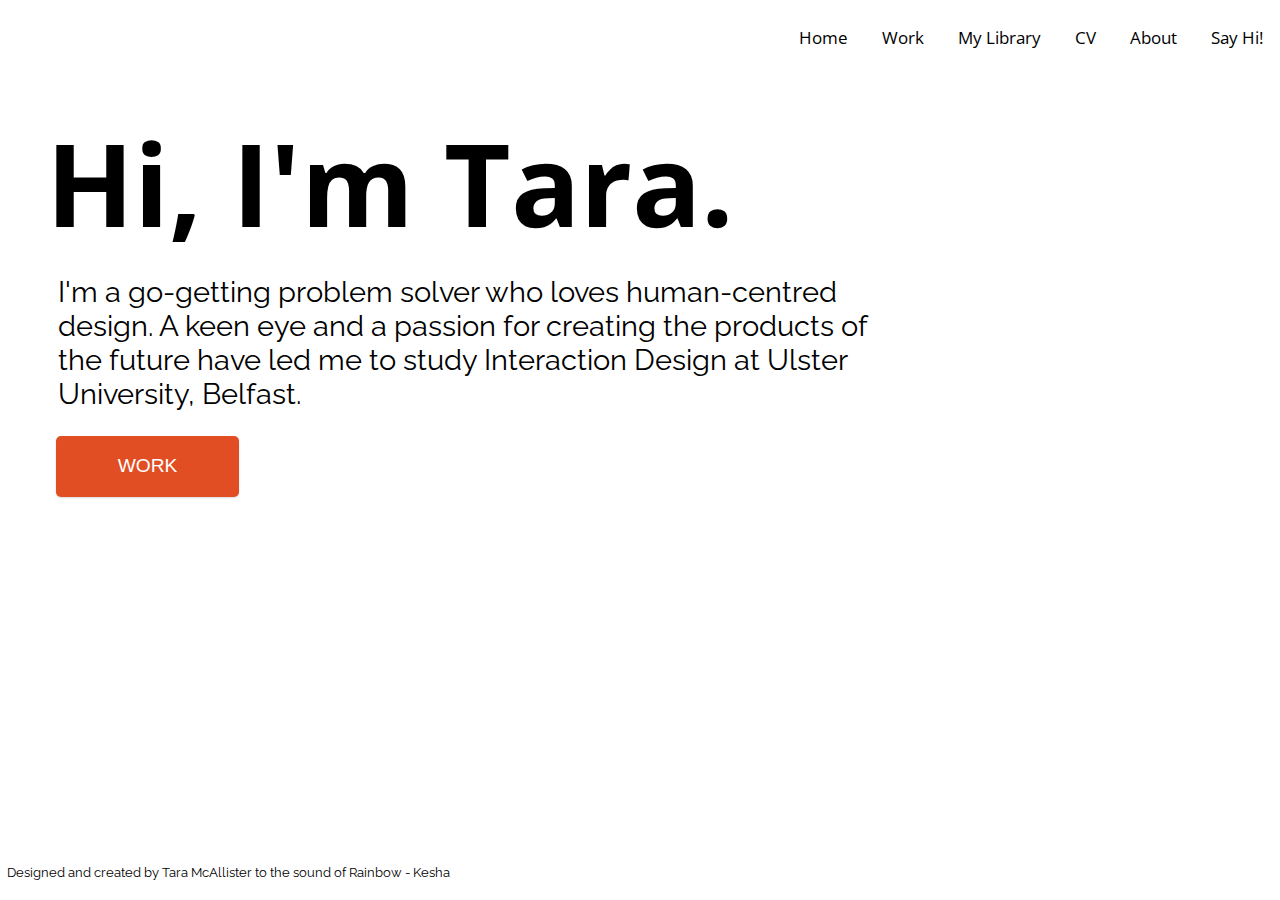
<file: index.html>
<!DOCTYPE html>

<meta name="viewport" content="width=device-width, initial-scale=1.0">
<meta http-equiv="X-UA-Compatible" content="ie=edge">

<html lang="en">

<head>
    <meta charset="utf-8" />
    <title> Tara McAllister Portfolio </title>

    <!--LINKING CSS FILE-->
    <link href='css/stylesheet.css' type='text/css' rel='stylesheet' />

    <!---Typography Link-->
    <link href="https://fonts.googleapis.com/css?family=Open+Sans:400,700|Raleway:400,400i,500,500i,700" rel="stylesheet">
</head>

<body>
     <ul class="nav">
        <a href="index.html">Home</a>
        <a href="work.html">Work</a>
        <a href="lovesreading.html">My Library</a>
        <a href="wantstoworkwithyou.html">CV</a>
        <a href="about.html">About</a>
        <a href="sayhi.html">Say Hi!</a>
    </ul>

    <img src="images/TMblack.png" alt="Monogram of the letters T and M, my initials" id="mono">

                    
    <h1 id="name">Hi, I'm Tara.</h1>
        <p id="bio">I'm a go-getting problem solver who loves human-centred design. A keen eye and a passion for creating the products of the future have led me to study Interaction Design at Ulster University, Belfast.</p>

    <div id="btn">
        <a href="work.html" class="work"><button id="work">WORK</button></a>
    </div>


        <footer>
                <div class="row">
                        <div class="col-1">Designed and created by Tara McAllister to the sound of Rainbow - Kesha</div>
                        <!----- <div class="col-2">
                            <ul>
                                <li><a href="https://twitter.com/TaraMcAllister_"><img src="images/twitter.png" alt="Follow me on Twitter" /></a></li>
                                <li><a href="https://www.linkedin.com/in/tara-mcallister-009796138/"><img src="images/linkedin.png" alt="Connect on LinkedIn" /></a></li>
                                <li><a href="https://github.com/TaraMcAllister"><img src="images/github.png" alt="Follow me on GitHub" /></a></li>
                                <li><a href="http://tareh.tumblr.com/"><img src="images/tumblr.png" alt="Follow me on Tumblr" /></a></li>
                            </ul>
                            -->
                        </div>
        </footer>
</file>
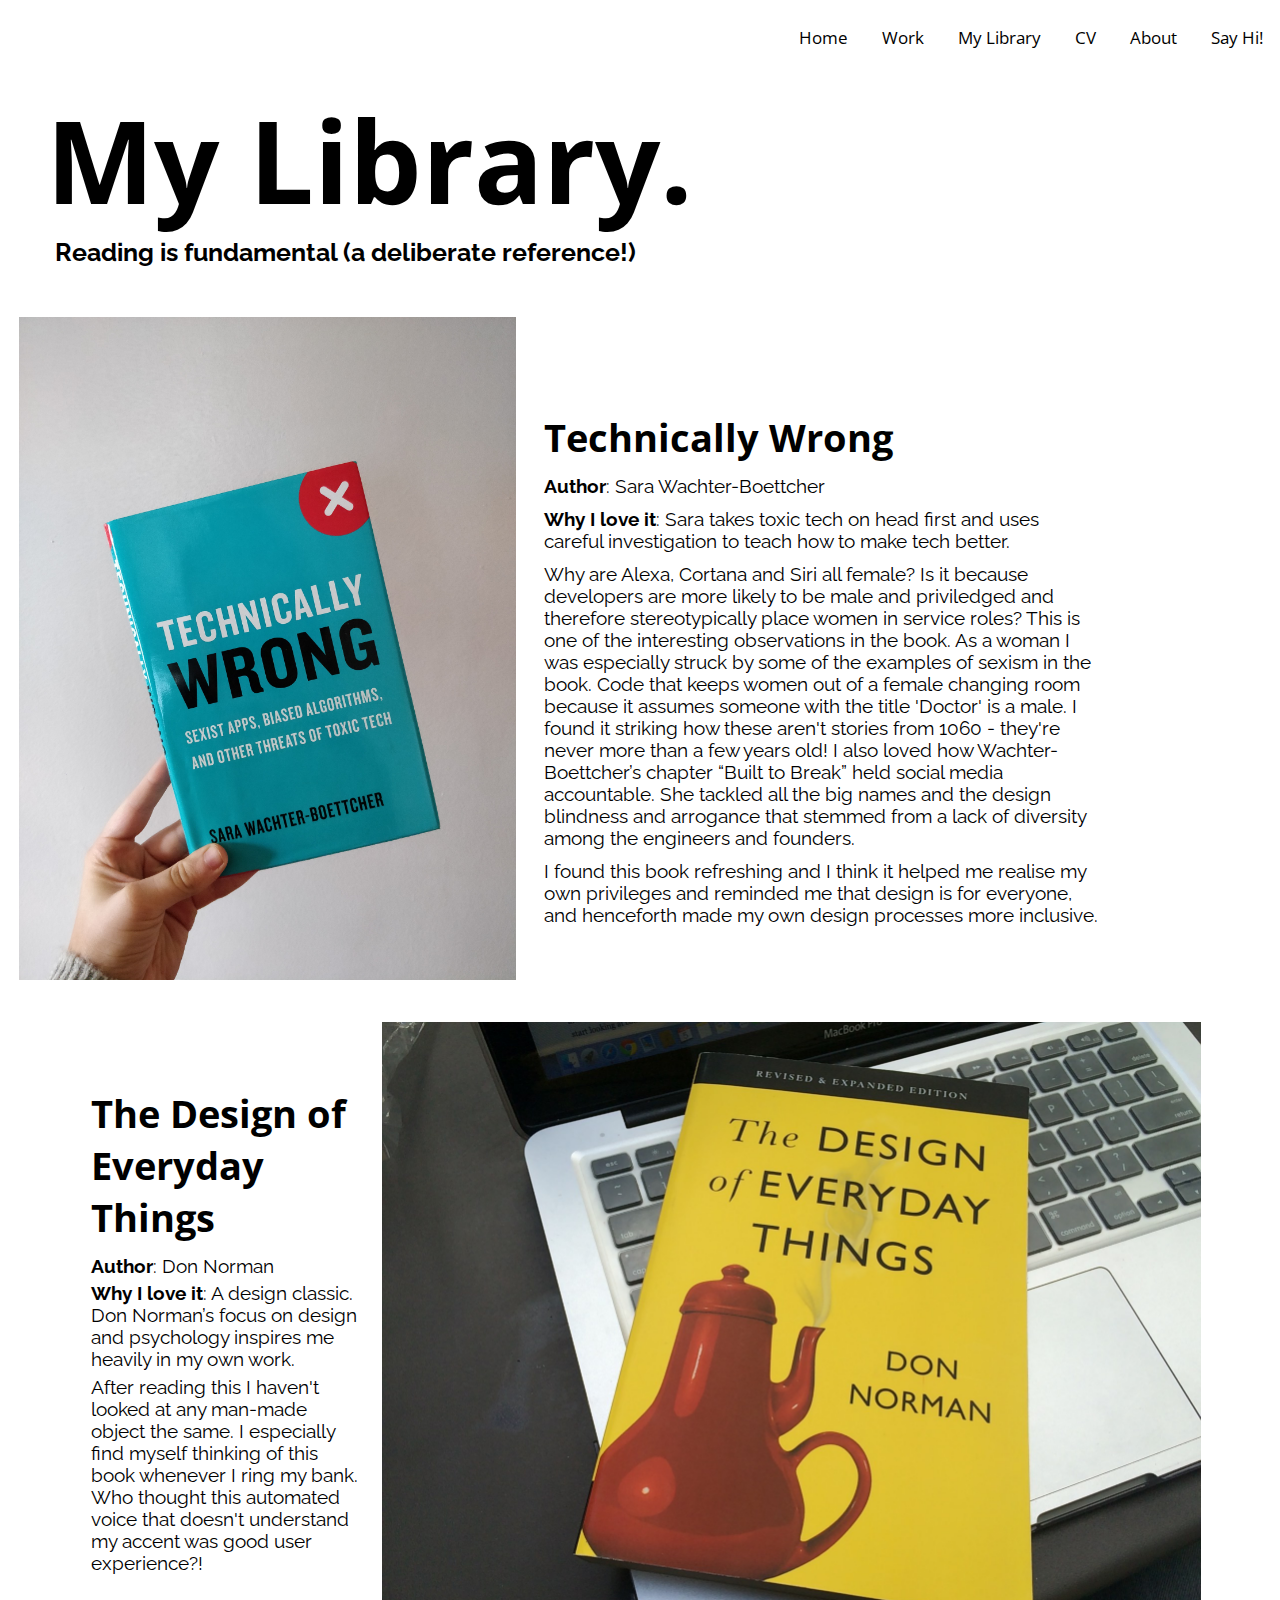
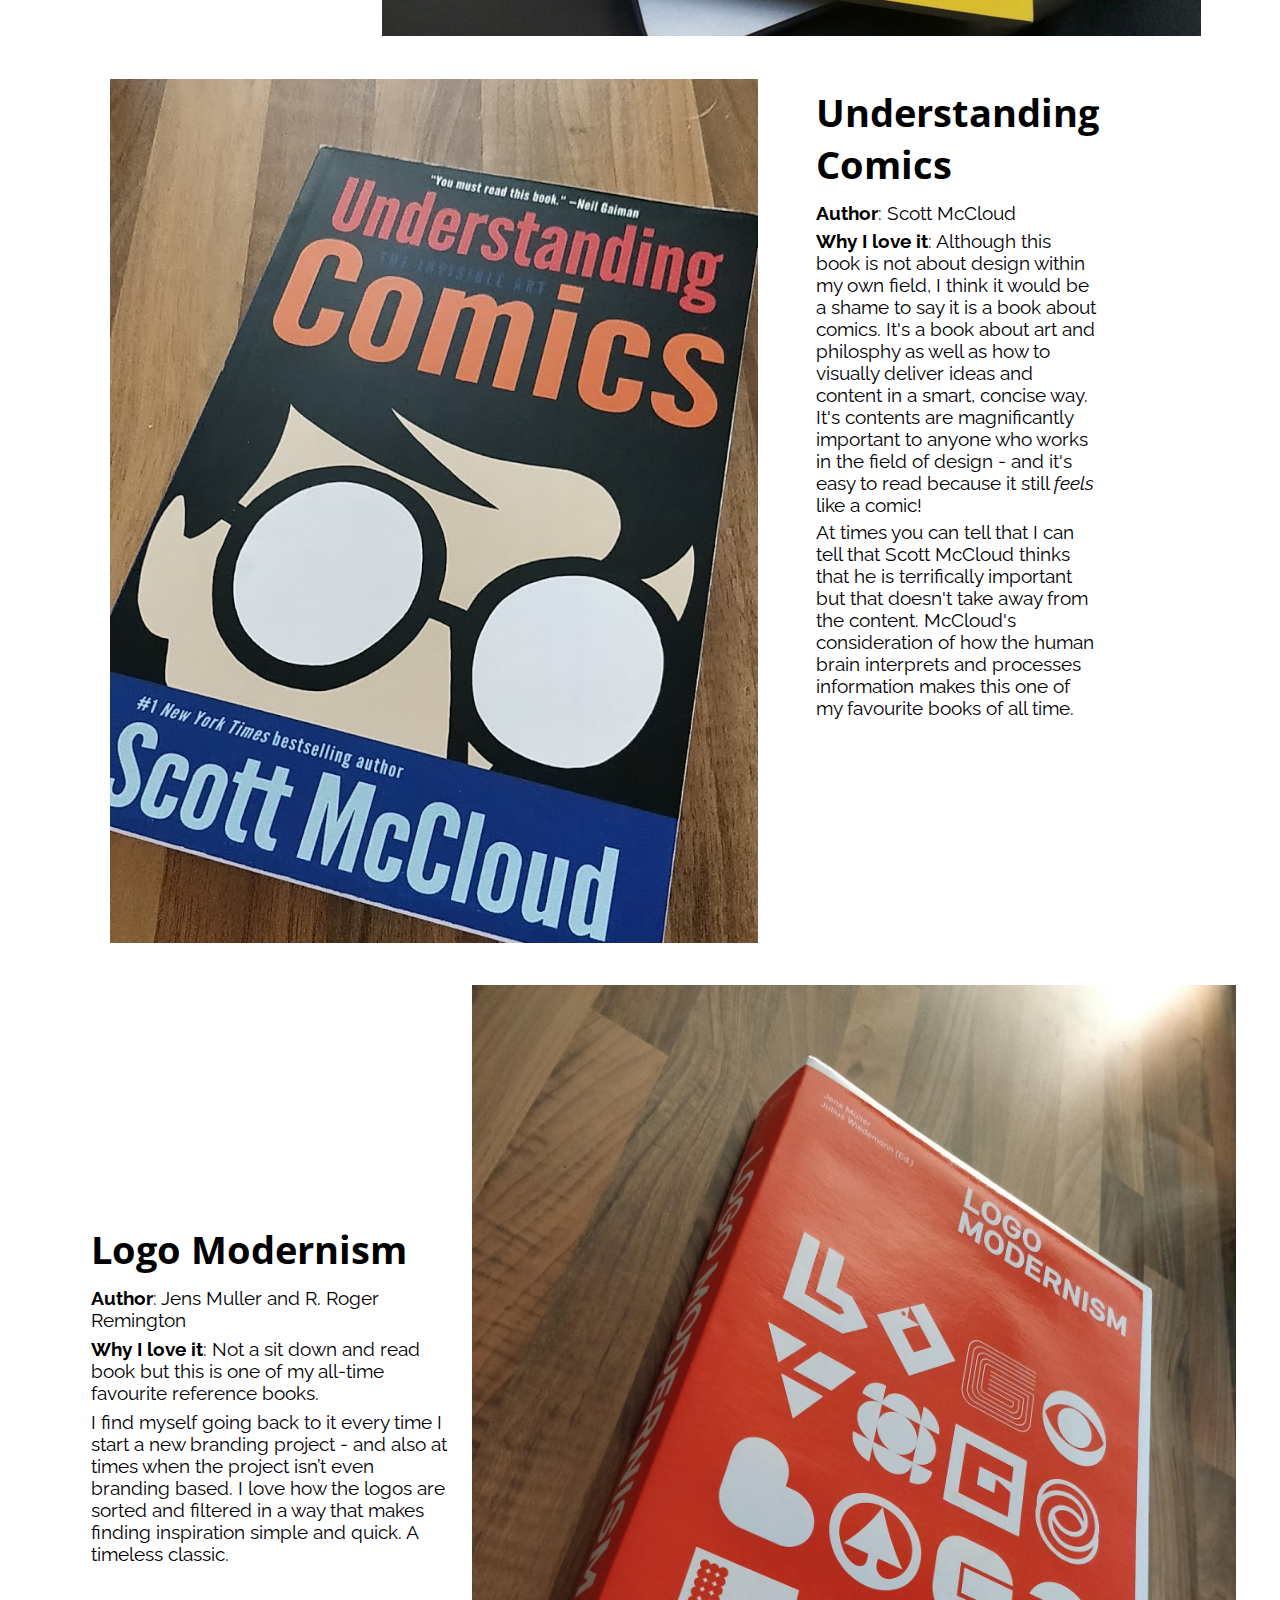
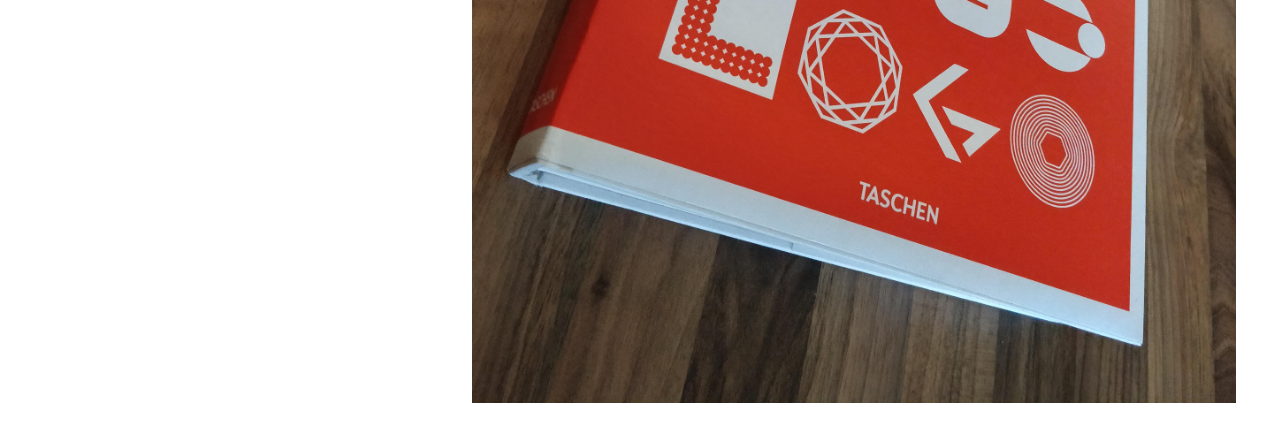
<file: lovesreading.html>
<!DOCTYPE html>

<meta name="viewport" content="width=device-width, initial-scale=1.0">
<meta http-equiv="X-UA-Compatible" content="ie=edge">

<html lang="en">

<head>
    <meta charset="utf-8" />
    <title> Tara McAllister Portfolio </title>

    <!--LINKING CSS FILE-->
    <link href='css/stylesheet.css' type='text/css' rel='stylesheet' />

    <!---Typography Link-->
    <link href="https://fonts.googleapis.com/css?family=Open+Sans:400,700|Raleway:400,400i,500,500i,700" rel="stylesheet">
</head>

<body>


        <ul class="nav">
                <a href="index.html">Home</a>
                <a href="work.html">Work</a>
                <a href="lovesreading.html">My Library</a>
                <a href="wantstoworkwithyou.html">CV</a>
                <a href="about.html">About</a>
                <a href="sayhi.html">Say Hi!</a>
            </ul>
        
            <img src="images/TMblack.png" alt="Monogram of the letters T and M, my initials" id="mono">
        

<h1 class="libraryh">My Library.</h1>
<h5 class="librarybio">Reading is fundamental (a deliberate reference!)</h5>

<section class="librarygrid">

<div class="technic">
<img src="images/books/techincallywrong.jpg" class="technicimg" alt="Hand holding Technically wrong book">
</div>

<div class="technicinfo">
<h4>Technically Wrong</h4>
<p><b>Author</b>: Sara Wachter-Boettcher</p>
<p><b>Why I love it</b>: Sara takes toxic tech on head first and uses careful investigation to teach how to make tech better.</p>
<p>Why are Alexa, Cortana and Siri all female? Is it because developers are more likely to be male and priviledged and therefore stereotypically place women in service roles? This is one of the interesting observations in the book. As a woman I was especially struck by some of the examples of sexism in the book. Code that keeps women out of a female changing room because it assumes someone with the title 'Doctor' is a male. I found it striking how these aren't stories from 1060 - they're never more than a few years old! I also loved how Wachter-Boettcher’s chapter “Built to Break” held social media accountable. She tackled all the big names and the design blindness and arrogance that stemmed from a lack of diversity among the engineers and founders.</p>
<p>I found this book refreshing and I think it helped me realise my own privileges and reminded me that design is for everyone, and henceforth made my own design processes more inclusive.</p>
</div>

<div class="designinfo">
<h4>The Design of Everyday Things</h4>
<p><b>Author</b>: Don Norman</p>
<p><b>Why I love it</b>: A design classic. Don Norman’s focus on design and psychology inspires me heavily in my own work.</p>
<p>After reading this I haven't looked at any man-made object the same. I especially find myself thinking of this book whenever I ring my bank. Who thought this automated voice that doesn't understand my accent was good user experience?!</p>
</div>

<div class="design">
        <img src="images/books/designofeverydaythings.jpg" class="designimg" alt="Design of everyday things book sitting on laptop">
        </div>

<div class="comics">
<img src="images/books/comic.jpg" class="comicsimg" alt="Understanding comics book sitting on table">
</div>

<div class="comicsinfo">
<h4>Understanding Comics</h4>
<p><b>Author</b>: Scott McCloud</p>
<p><b>Why I love it</b>: Although this book is not about design within my own field, I think it would be a shame to say it is a book about comics. It's a book about art and philosphy as well as how to visually deliver ideas and content in a smart, concise way. It's contents are magnificantly important to anyone who works in the field of design - and it's easy to read because it still <i>feels</i> like a comic!</p>
<p>At times you can tell that I can tell that Scott McCloud thinks that he is terrifically important but that doesn't take away from the content. McCloud's consideration of how the human brain interprets and processes information makes this one of my favourite books of all time.</p>
</div>

<div class="logoinfo">
<h4>Logo Modernism</h4>
<p><b>Author</b>: Jens Muller and R. Roger Remington</p>
<p><b>Why I love it</b>: Not a sit down and read book but this is one of my all-time favourite reference books.</p>
    <p>I find myself going back to it every time I start a new branding project - and also at times when the project isn’t even branding based. I love how the logos are sorted and filtered in a way that makes finding inspiration simple and quick. A timeless classic.</p>
</div>

<div class="logo">
        <img src="images/books/logomodernism.jpg" class="logoimg" alt="Logo Modernism book sitting on table">
        </div>

</section>
</file>
<file: css/stylesheet.css>
/* ---- TYPOGRAPHY AND GENERAL LAYOUT ----- */

* {
    margin: 0;
    padding: 0;
    box-sizing: border-box;
}

html {
    position: relative;
min-height: 100%;
max-width: 100%;
overflow-x: hidden;
}

h1,
h2,
h3,
h4 {
    font-family: 'Open Sans', sans-serif;
}

h1 {
    font-size: 6em;
    padding-bottom: 0.3em;
    padding-left: 0.4em;
}

h2 {
    font-size: 5em;
    padding-top: 0.7em;
    padding-bottom: 0.3em;
}

h3 {
    font-size: 2.5em;
    padding-top: 0.7em;
    padding-bottom: 0.3em;
}

h4 {
    font-size: 2em;
    padding-top: 0.7em;
    padding-bottom: 0.3em;
}

h5 {
    font-size: 1.3em;
    padding-top: 1em;
    padding-bottom: 0.1em;
}

body {
    background-color: #FFFFFF;
    font-family: 'Raleway', sans-serif;
    font-size: 1.2em;
}

ul {
    padding-left: 1.3rem;
}

a {
    color: #e24e24;
    text-decoration: underline;
}

a .work {
    color: #FFFFFF;
    text-decoration: underline;
}

a:hover {
    text-decoration: line-through;
}

.main {
    margin-right: 10%;
    margin-left: 10%;
}

p+p {
    margin-top: 2%;
}

p+ul {
    margin-top: 2%;
    margin-bottom: 2%;
}

/*------ NAV --------- */

.nav a {
    float: left;
    font-family: 'Open Sans', sans-serif;
    text-align: center;
    padding: 1.5em 1em;
    text-decoration: none;
    font-size: 17px;
    color: black;
  }
  
  /* Change the color of links on hover */
  .nav a:hover {
    color: #e24e24;
    text-decoration: underline;
  }
  
  /* Add a color to the active/current link */
  .nav a.active {
    text-decoration: underline;
  }

  .nav a.visited{
    color: black;
  }
  
  /* Right-aligned section inside the top navigation */
  .nav {
    float: right;
  }

#mono {
    height: 3em;
    width: 2em;
    padding: 2em 1em 2em 1em;
}

button{
    background-color: #e24e24;
    color: #FFFFFF;
    padding: 1em;
    margin: 1.3em 0;
    width: 15%;
    font-size: 1em;
    border: none;
    border-radius: 5px;
    text-align: center;
    box-shadow: 0 1px 2px rgba(0, 0, 0, 0.15);
}


  /* Change the color of links on hover */
  .btn a:hover {
    color: #FFFFFF;
  }

    /* Add a color to the active/current link */
  .btn a.visited{
    color: #FFFFFF;
  }

#btn {
    padding-left: 2.9em;
}

a #homebtntext {
    color: black;
    text-decoration: none;
}

#nav {
    text-align: right;
}

#row {
    display: grid;
    grid-template-columns: repeat(18, 1fr);
}

#col-1{
    grid-column: 1 / 3;
}

#col-2{
    grid-column: 2 / 3;
}

footer {
    position: absolute;
    left: 0;
    bottom: 0;
    height: 4%;
    width: 100%;
    overflow: hidden;
    padding-left: 0.5em;
    font-size: 0.7em;
    font-family: 'Raleway', sans-serif;
    padding-bottom: 0.5em;
}

/* ---- SOCIAL ICONS ----- */

.social a:hover img {
    opacity: 0.8;
}

.social li {
    display: inline-block;
}

.social li img {
    width: 32px;
}

.social {
    margin-top: 0.3em;
    margin-bottom: 1em;
    text-align: center;
    margin: auto;
}

.social img {
    width: 20%;
    align-items: center;
    display: block;
    float: left;
    margin: 1em 1em 1em 1em;
}

.social ul {
    width: 75%;
    max-width: 700px;
    margin-left: auto;
    margin-right: auto;
}

/* ----- home page -------- */

#name {
    padding-top: 0.2em;
    padding-left: 0.4em;
    padding-bottom: 0em;
}

#bio {
    font-size: 1.5em;
    max-width: 70vw;
    padding-top: 0.5em;
    padding-left: 2em;
}

/* ------ WORK PAGE -----*/
  
.workgrid {
    display: grid;
    grid-template-columns: repeat(12, 1fr);
}

.dro {
    grid-column: 5 / 13;
    padding: 1em;
}

.droimg {
    height: auto;
    width: 100%;
}

.desc {
    padding-top: 0.1em;
    padding-bottom: 0em;
}

.overlay:hover > .overtext {
    opacity: 1;
    transition: opacity .25s ease;
}
.overlay {
    position: relative;
    width: auto;
}

.overtext {
    display: block;
    background-color: #e24e24;
    color: white;
    font-size: 1.2em;
    text-align: center;
    opacity: 0;
    width: 100%;
    height: 100%;
    position: absolute;
    transition: opacity .25s ease;
}

.casestudybtn {
    background-color: #FFFFFF;
    color: #000000;
    width: 25%;
    font-size: 0.7em;
    font-family: 'Raleway', 'sans-serif';
}
  .casestudybtn:hover {
    text-decoration: underline;
    color: #000000;
  }

  .casestudy.visited{
    color: #000000;
  }

.space {
    grid-column: 1 / 8;
    padding: 1em;
}

.spaceimg {
    height: auto;
    width: 100%;
}

.triple {
    grid-column: 8 / 13;
    padding-right: 1em;
    padding-top: 12em;
}

.tripleimg {
    height: auto;
    width: 100%;
}

.branding {
    grid-column: 1 / 9;
    padding: 1em;
}

.brandingimg {
    height: auto;
    width: 100%;
    padding-top: 0em;
}

/* ---- case study ------ */

.casestudyhead {
    padding-bottom: 0em;
}

.casestudyliner {
    padding-top: 0em;
    padding-left: 1.4em;
    font-size: 2em;
}

.dro_hero {
    width: 100%;
    height: auto;
    padding-top: 3%;
}

.drogrid {
    display: grid;
    grid-template-columns: (3, 1fr)
}

.glance {
    display: grid;
    text-align: center;
    padding-top: 1em;
    grid-template-columns: (3, 1fr);
}

.left {
    grid-column: 1 / 2;
}
.middle {
    grid-column: 2 / 3;
}

.right {
    grid-column: 3 / 3;
}

.venn {
    text-align: center;
}

.vennimg {
    height: 23em;
    width: auto;
}

.ideationpages {
    display: grid;
    grid-template-columns: (3, 1fr);
}

.left {
    grid-column: 1 / 2;
}
.middle {
    grid-column: 2 / 3;
}

.right {
    grid-column: 3 / 3;
}

#ideapage {
    height: 12em;
    width: auto;
    padding-top: 1em;
}

.market {
    display: grid;
    grid-template-columns: (2, 1fr);
}

.primeair {
    grid-column: 1 / 1;
}

.primeairimg {
    grid-column: 2 / 2;
    width: 30em;
    height: auto;
}

.aha {
    grid-column: 2 / 2;
}

.ahaimg {
    grid-column: 1 / 2;
}


.drosketches {
    display: grid;
    grid-template-columns: (4, 1fr);
}

.image1 {
    grid-column: 1 / 2;
}
.image2 {
    grid-column: 2 / 3;
}

.image3 {
    grid-column: 3 / 4;
}

.image4 {
    grid-column: 4 / 4;
}

#drosketch {
    height: 17em;
    width: auto;
    padding-top: 1em;
    padding: 0.05em;
}

.drouserflow {
    height: 16em;
    width: auto;
    padding-top: 1em;
}

#uisketch {
    height: 12em;
    width: auto;
    padding-top: 1em;
}

.uipages {
    display: grid;
    grid-template-columns: (3, 1fr);
}

#drohifi {
    height: 43em;
    width: auto;
    padding-top: 1em;
    padding-bottom: 1em;
}

.dropromo {
    width: auto;
    height: 35em;
}


/* ----- cv ------- */


.area {
    padding-bottom: 0.3em;
    font-style: italic;
}

.cvh3 {
    padding-top: 0.4em;
    padding-bottom: 0.1em;
}

.nobullet {
    list-style-type: none;
    padding-left: 0em;
}

.cvbutton {
    width: 10em;
}

.cvbio {
    padding-top: 1em;
}

/* ----- library -------- */

.libraryh {
    padding-bottom: 0em;
}

.librarybio {
    padding-left: 2.2em;
    padding-top: 0em;
}

.librarygrid {
    display: grid;
    grid-template-columns: repeat(12, 1fr);
}

.technic {
    grid-column: 1 / 5;
    padding: 1em;
}

.technicinfo {
    grid-column: 7 / 11;
    padding-top: 6em;
}

.technicimg {
    height: 36em;
    width: auto;
    padding-top: 1.5em;
}

.design {
    grid-column: 5 / 12;
    padding: 1em;
}

.designinfo {
    grid-column: 2 / 5;
    padding-top: 3em;
}

.designimg {
    height: 32em;
    width: auto;
}

.comics {
    grid-column: 2 / 9;
    padding: 1em;
}

.comicsinfo {
    grid-column: 10 / 11;
}

.comicsimg {
    height: 45em;
    width: width;
}

.logo {
    grid-column: 6 / 12;
    padding: 1em;
}

.logoinfo {
    grid-column: 2 / 6;
    padding-top: 12em;
}

.logoimg {
    height: 53em;
    width: width;
}

/* ---- CSS animations -------- */
</file>
